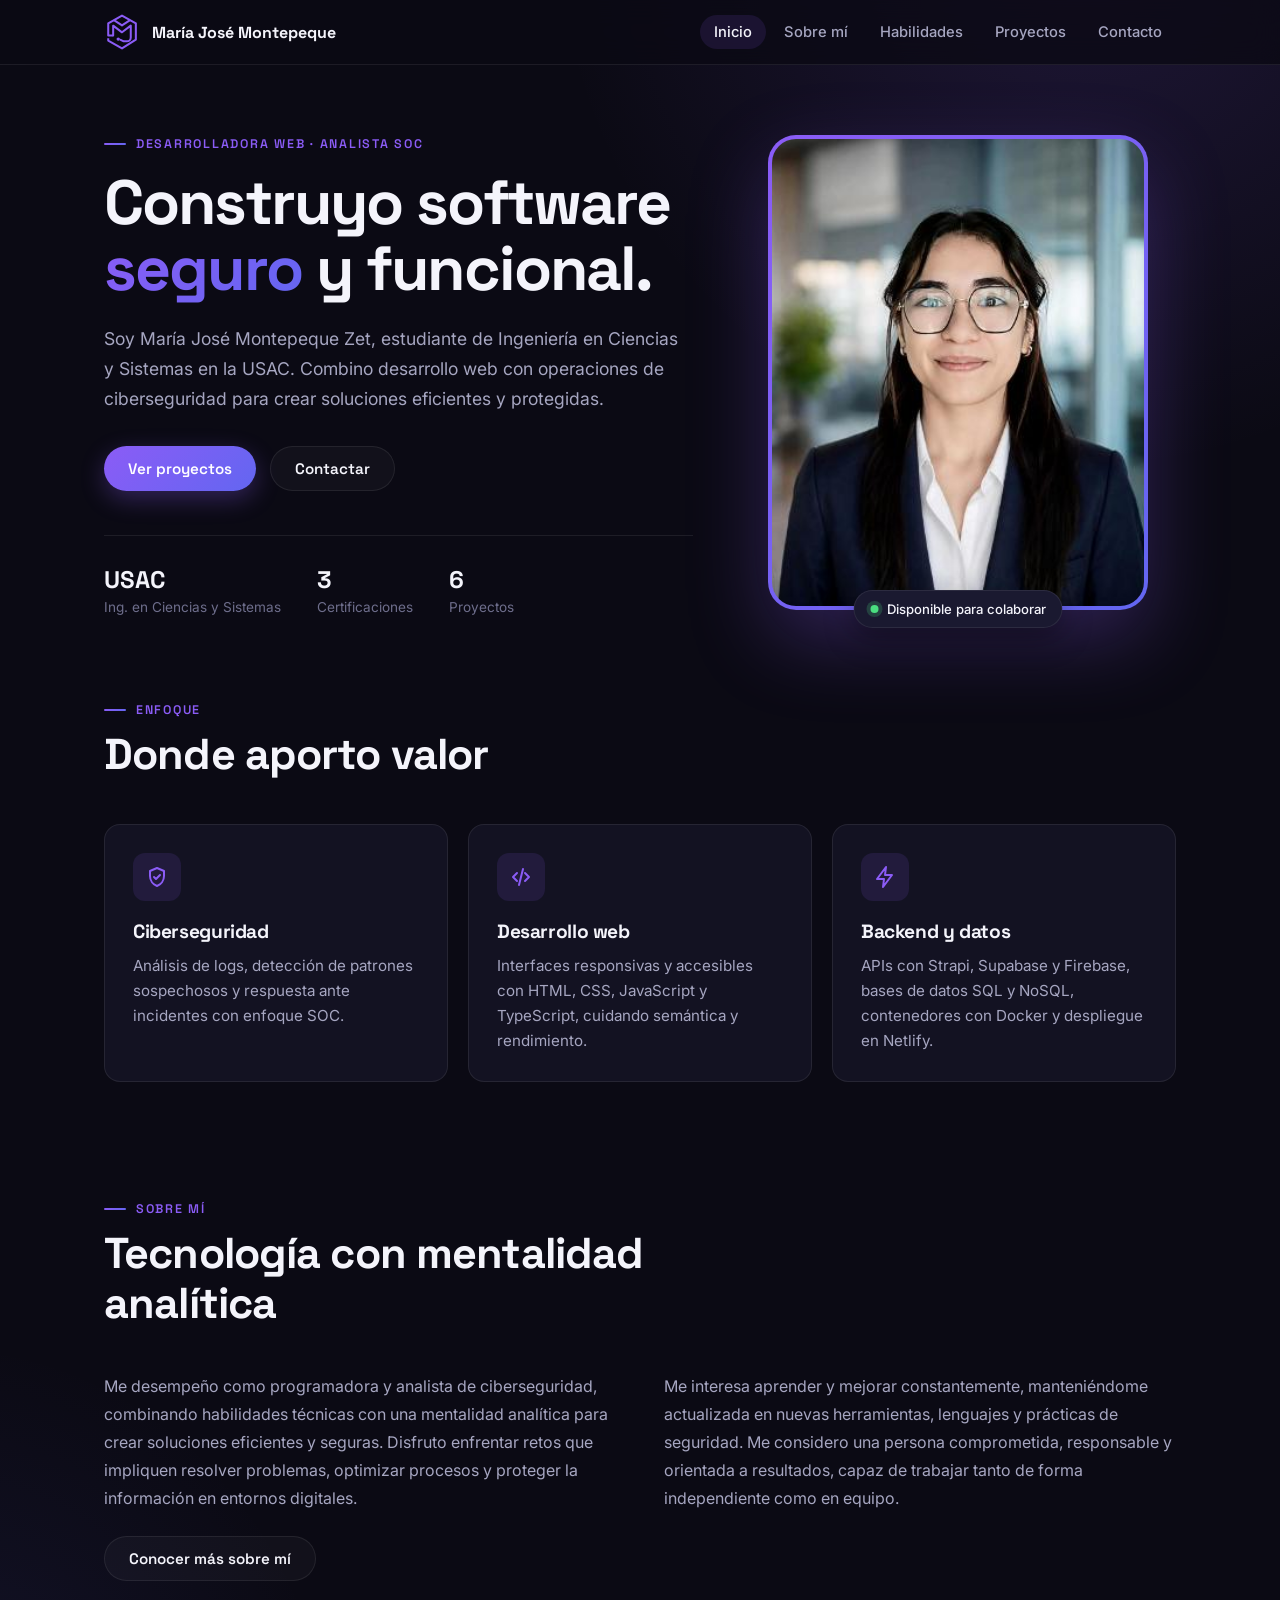
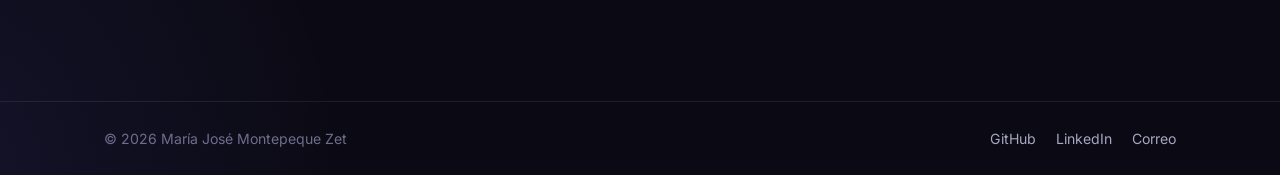
<file: index.html>
<!DOCTYPE html>
<html lang="es">

<head>
    <meta charset="UTF-8">
    <meta name="viewport" content="width=device-width, initial-scale=1.0">
    <meta name="description"
        content="Portafolio de María José Montepeque Zet, desarrolladora web y analista SOC. Estudiante de Ingeniería en Ciencias y Sistemas en la USAC.">
    <meta name="theme-color" content="#0b0a14">
    <title>María José Montepeque Zet · Desarrolladora Web y Analista SOC</title>

    <link rel="preconnect" href="https://fonts.googleapis.com">
    <link rel="preconnect" href="https://fonts.gstatic.com" crossorigin>
    <link
        href="https://fonts.googleapis.com/css2?family=Inter:wght@400;500;600&family=Space+Grotesk:wght@500;600;700&display=swap"
        rel="stylesheet">

    <link rel="stylesheet" href="CSS/base.css">
    <link rel="stylesheet" href="CSS/inicio.css">
    <link rel="icon" type="image/svg+xml" href="imagenes/logo.svg">
</head>

<body>
    <a class="saltar" href="#contenido">Saltar al contenido</a>

    <header class="navbar">
        <div class="navbar-contenido">
            <a href="index.html" class="logo">
                <img class="logo-marca" src="imagenes/logo.svg" alt="">
                <span>María José Montepeque</span>
            </a>

            <input type="checkbox" id="menu-check">
            <label for="menu-check" class="menu-toggle" aria-label="Abrir menú">
                <span></span><span></span><span></span>
            </label>

            <nav class="nav-panel" aria-label="Principal">
                <ul class="nav-menu">
                    <li><a href="index.html" aria-current="page">Inicio</a></li>
                    <li><a href="sobremi.html">Sobre mí</a></li>
                    <li><a href="habilidades.html">Habilidades</a></li>
                    <li><a href="proyectos.html">Proyectos</a></li>
                    <li><a href="contactame.html">Contacto</a></li>
                </ul>
            </nav>
        </div>
    </header>

    <main id="contenido">
        <section class="seccion hero">
            <div class="hero-texto aparecer">
                <span class="etiqueta">Desarrolladora Web · Analista SOC</span>
                <h1 class="hero-titulo">Construyo software <span class="texto-degradado">seguro</span> y funcional.</h1>
                <p class="hero-descripcion">Soy María José Montepeque Zet, estudiante de Ingeniería en Ciencias y
                    Sistemas
                    en la USAC. Combino desarrollo web con operaciones de ciberseguridad para crear soluciones
                    eficientes y protegidas.</p>

                <div class="hero-acciones">
                    <a href="proyectos.html" class="btn btn-primario">Ver proyectos</a>
                    <a href="contactame.html" class="btn btn-secundario">Contactar</a>
                </div>

                <ul class="hero-datos">
                    <li><strong>USAC</strong><span>Ing. en Ciencias y Sistemas</span></li>
                    <li><strong>3</strong><span>Certificaciones</span></li>
                    <li><strong>6</strong><span>Proyectos</span></li>
                </ul>
            </div>

            <div class="hero-visual aparecer aparecer-retraso">
                <div class="hero-marco">
                    <img src="imagenes/foto-perfil.png" alt="Ilustración de María José Montepeque Zet">
                    <span class="hero-insignia">Disponible para colaborar</span>
                </div>
            </div>
        </section>

        <section class="seccion enfoque">
            <div class="encabezado-seccion">
                <span class="etiqueta">Enfoque</span>
                <h2 class="titulo-seccion">Donde aporto valor</h2>
            </div>

            <div class="grid-3">
                <article class="tarjeta pilar">
                    <div class="pilar-icono">
                        <svg viewBox="0 0 24 24" fill="none" stroke="currentColor" stroke-width="2"
                            stroke-linecap="round" stroke-linejoin="round" aria-hidden="true">
                            <path d="M12 3l7 3v5c0 4.5-3 8.5-7 10-4-1.5-7-5.5-7-10V6l7-3z" />
                            <path d="M9 12l2 2 4-4" />
                        </svg>
                    </div>
                    <h3>Ciberseguridad</h3>
                    <p>Análisis de logs, detección de patrones sospechosos y respuesta ante incidentes con enfoque SOC.
                    </p>
                </article>

                <article class="tarjeta pilar">
                    <div class="pilar-icono">
                        <svg viewBox="0 0 24 24" fill="none" stroke="currentColor" stroke-width="2"
                            stroke-linecap="round" stroke-linejoin="round" aria-hidden="true">
                            <path d="M8 8l-4 4 4 4" />
                            <path d="M16 8l4 4-4 4" />
                            <path d="M14 4l-4 16" />
                        </svg>
                    </div>
                    <h3>Desarrollo web</h3>
                    <p>Interfaces responsivas y accesibles con HTML, CSS, JavaScript y TypeScript, cuidando semántica y
                        rendimiento.</p>
                </article>

                <article class="tarjeta pilar">
                    <div class="pilar-icono">
                        <svg viewBox="0 0 24 24" fill="none" stroke="currentColor" stroke-width="2"
                            stroke-linecap="round" stroke-linejoin="round" aria-hidden="true">
                            <path d="M13 2L4 14h7l-1 8 9-12h-7l1-8z" />
                        </svg>
                    </div>
                    <h3>Backend y datos</h3>
                    <p>APIs con Strapi, Supabase y Firebase, bases de datos SQL y NoSQL, contenedores con Docker y
                        despliegue en Netlify.</p>
                </article>
            </div>
        </section>

        <section class="seccion resumen">
            <div class="encabezado-seccion">
                <span class="etiqueta">Sobre mí</span>
                <h2 class="titulo-seccion">Tecnología con mentalidad analítica</h2>
            </div>

            <div class="resumen-grid">
                <p>Me desempeño como programadora y analista de ciberseguridad, combinando habilidades técnicas con una
                    mentalidad analítica para crear soluciones eficientes y seguras. Disfruto enfrentar retos que
                    impliquen resolver problemas, optimizar procesos y proteger la información en entornos digitales.
                </p>
                <p>Me interesa aprender y mejorar constantemente, manteniéndome actualizada en nuevas herramientas,
                    lenguajes y prácticas de seguridad. Me considero una persona comprometida, responsable y orientada
                    a resultados, capaz de trabajar tanto de forma independiente como en equipo.</p>
                <a href="sobremi.html" class="btn btn-secundario">Conocer más sobre mí</a>
            </div>
        </section>
    </main>

    <footer class="pie-pagina">
        <div class="pie-contenido">
            <span>© 2026 María José Montepeque Zet</span>
            <nav class="pie-enlaces" aria-label="Redes">
                <a href="https://github.com/MariaJoseMontepequeZet" target="_blank" rel="noopener noreferrer">GitHub</a>
                <a href="https://www.linkedin.com/in/mariamontepeque" target="_blank"
                    rel="noopener noreferrer">LinkedIn</a>
                <a href="mailto:majomon72@gmail.com">Correo</a>
            </nav>
        </div>
    </footer>
</body>

</html>
</file>
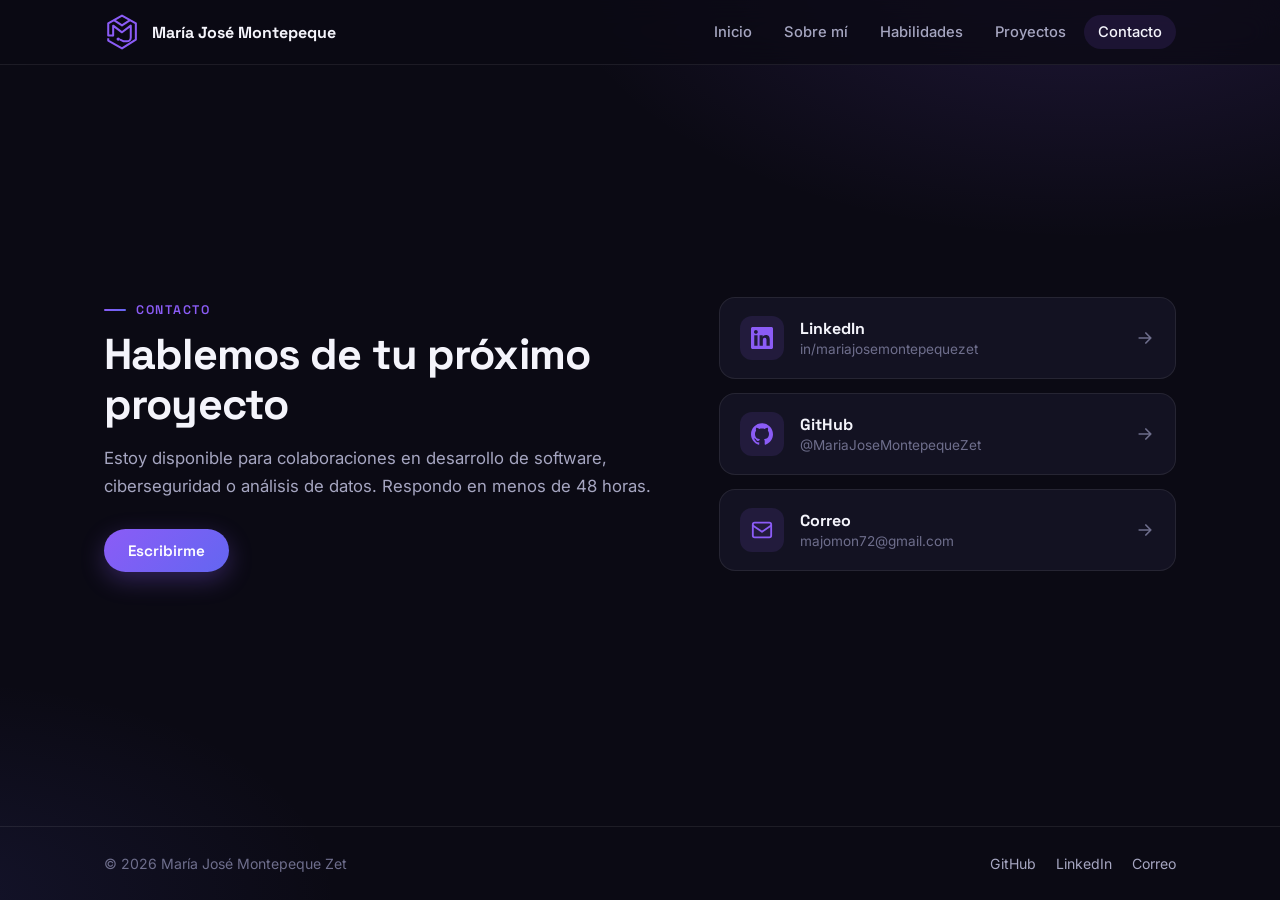
<file: contactame.html>
<!DOCTYPE html>
<html lang="es">

<head>
    <meta charset="UTF-8">
    <meta name="viewport" content="width=device-width, initial-scale=1.0">
    <meta name="description"
        content="Contacta a María José Montepeque Zet para colaboraciones en desarrollo de software, ciberseguridad o análisis de datos.">
    <meta name="theme-color" content="#0b0a14">
    <title>Contacto · María José Montepeque Zet</title>

    <link rel="preconnect" href="https://fonts.googleapis.com">
    <link rel="preconnect" href="https://fonts.gstatic.com" crossorigin>
    <link
        href="https://fonts.googleapis.com/css2?family=Inter:wght@400;500;600&family=Space+Grotesk:wght@500;600;700&display=swap"
        rel="stylesheet">

    <link rel="stylesheet" href="CSS/base.css">
    <link rel="stylesheet" href="CSS/contactame.css">
    <link rel="icon" type="image/svg+xml" href="imagenes/logo.svg">
</head>

<body>
    <a class="saltar" href="#contenido">Saltar al contenido</a>

    <header class="navbar">
        <div class="navbar-contenido">
            <a href="index.html" class="logo">
                <img class="logo-marca" src="imagenes/logo.svg" alt="">
                <span>María José Montepeque</span>
            </a>

            <input type="checkbox" id="menu-check">
            <label for="menu-check" class="menu-toggle" aria-label="Abrir menú">
                <span></span><span></span><span></span>
            </label>

            <nav class="nav-panel" aria-label="Principal">
                <ul class="nav-menu">
                    <li><a href="index.html">Inicio</a></li>
                    <li><a href="sobremi.html">Sobre mí</a></li>
                    <li><a href="habilidades.html">Habilidades</a></li>
                    <li><a href="proyectos.html">Proyectos</a></li>
                    <li><a href="contactame.html" aria-current="page">Contacto</a></li>
                </ul>
            </nav>
        </div>
    </header>

    <main id="contenido" class="seccion contacto">
        <div>
            <div class="encabezado-seccion">
                <span class="etiqueta">Contacto</span>
                <h1 class="titulo-seccion">Hablemos de tu próximo proyecto</h1>
                <p class="subtitulo-seccion">Estoy disponible para colaboraciones en desarrollo de software,
                    ciberseguridad o análisis de datos. Respondo en menos de 48 horas.</p>
            </div>
            <a href="mailto:majomon72@gmail.com" class="btn btn-primario">Escribirme</a>
        </div>

        <ul class="contacto-lista">
            <li>
                <a class="tarjeta contacto-enlace" href="https://www.linkedin.com/in/mariamontepeque" target="_blank"
                    rel="noopener noreferrer">
                    <span class="contacto-icono">
                        <svg viewBox="0 0 24 24" fill="currentColor" aria-hidden="true">
                            <path
                                d="M20.447 20.452h-3.554v-5.569c0-1.328-.027-3.037-1.852-3.037-1.853 0-2.136 1.445-2.136 2.939v5.667H9.351V9h3.414v1.561h.046c.477-.9 1.637-1.85 3.37-1.85 3.601 0 4.267 2.37 4.267 5.455v6.286zM5.337 7.433c-1.144 0-2.063-.926-2.063-2.065 0-1.138.92-2.063 2.063-2.063 1.14 0 2.064.925 2.064 2.063 0 1.139-.925 2.065-2.064 2.065zm1.782 13.019H3.555V9h3.564v11.452zM22.225 0H1.771C.792 0 0 .774 0 1.729v20.542C0 23.227.792 24 1.771 24h20.451C23.2 24 24 23.227 24 22.271V1.729C24 .774 23.2 0 22.222 0h.003z" />
                        </svg>
                    </span>
                    <span class="contacto-texto">
                        <strong>LinkedIn</strong>
                        <small>in/mariajosemontepequezet</small>
                    </span>
                    <svg class="contacto-flecha" viewBox="0 0 24 24" fill="none" stroke="currentColor" stroke-width="2"
                        stroke-linecap="round" stroke-linejoin="round" aria-hidden="true">
                        <path d="M5 12h14M13 6l6 6-6 6" />
                    </svg>
                </a>
            </li>
            <li>
                <a class="tarjeta contacto-enlace" href="https://github.com/MariaJoseMontepequeZet" target="_blank"
                    rel="noopener noreferrer">
                    <span class="contacto-icono">
                        <svg viewBox="0 0 24 24" fill="currentColor" aria-hidden="true">
                            <path
                                d="M12 .297c-6.63 0-12 5.373-12 12 0 5.303 3.438 9.8 8.205 11.385.6.113.82-.258.82-.577 0-.285-.01-1.04-.015-2.04-3.338.724-4.042-1.61-4.042-1.61C4.422 18.07 3.633 17.7 3.633 17.7c-1.087-.744.084-.729.084-.729 1.205.084 1.838 1.236 1.838 1.236 1.07 1.835 2.809 1.305 3.495.998.108-.776.417-1.305.76-1.605-2.665-.3-5.466-1.332-5.466-5.93 0-1.31.465-2.38 1.235-3.22-.135-.303-.54-1.523.105-3.176 0 0 1.005-.322 3.3 1.23.96-.267 1.98-.399 3-.405 1.02.006 2.04.138 3 .405 2.28-1.552 3.285-1.23 3.285-1.23.645 1.653.24 2.873.12 3.176.765.84 1.23 1.91 1.23 3.22 0 4.61-2.805 5.625-5.475 5.92.42.36.81 1.096.81 2.22 0 1.606-.015 2.896-.015 3.286 0 .315.21.69.825.57C20.565 22.092 24 17.592 24 12.297c0-6.627-5.373-12-12-12" />
                        </svg>
                    </span>
                    <span class="contacto-texto">
                        <strong>GitHub</strong>
                        <small>@MariaJoseMontepequeZet</small>
                    </span>
                    <svg class="contacto-flecha" viewBox="0 0 24 24" fill="none" stroke="currentColor" stroke-width="2"
                        stroke-linecap="round" stroke-linejoin="round" aria-hidden="true">
                        <path d="M5 12h14M13 6l6 6-6 6" />
                    </svg>
                </a>
            </li>
            <li>
                <a class="tarjeta contacto-enlace" href="mailto:majomon72@gmail.com">
                    <span class="contacto-icono">
                        <svg viewBox="0 0 24 24" fill="none" stroke="currentColor" stroke-width="2"
                            stroke-linecap="round" stroke-linejoin="round" aria-hidden="true">
                            <rect x="2" y="4" width="20" height="16" rx="2" />
                            <path d="m22 7-10 7L2 7" />
                        </svg>
                    </span>
                    <span class="contacto-texto">
                        <strong>Correo</strong>
                        <small>majomon72@gmail.com</small>
                    </span>
                    <svg class="contacto-flecha" viewBox="0 0 24 24" fill="none" stroke="currentColor" stroke-width="2"
                        stroke-linecap="round" stroke-linejoin="round" aria-hidden="true">
                        <path d="M5 12h14M13 6l6 6-6 6" />
                    </svg>
                </a>
            </li>
        </ul>
    </main>

    <footer class="pie-pagina">
        <div class="pie-contenido">
            <span>© 2026 María José Montepeque Zet</span>
            <nav class="pie-enlaces" aria-label="Redes">
                <a href="https://github.com/MariaJoseMontepequeZet" target="_blank" rel="noopener noreferrer">GitHub</a>
                <a href="https://www.linkedin.com/in/mariamontepeque" target="_blank"
                    rel="noopener noreferrer">LinkedIn</a>
                <a href="mailto:majomon72@gmail.com">Correo</a>
            </nav>
        </div>
    </footer>
</body>

</html>
</file>
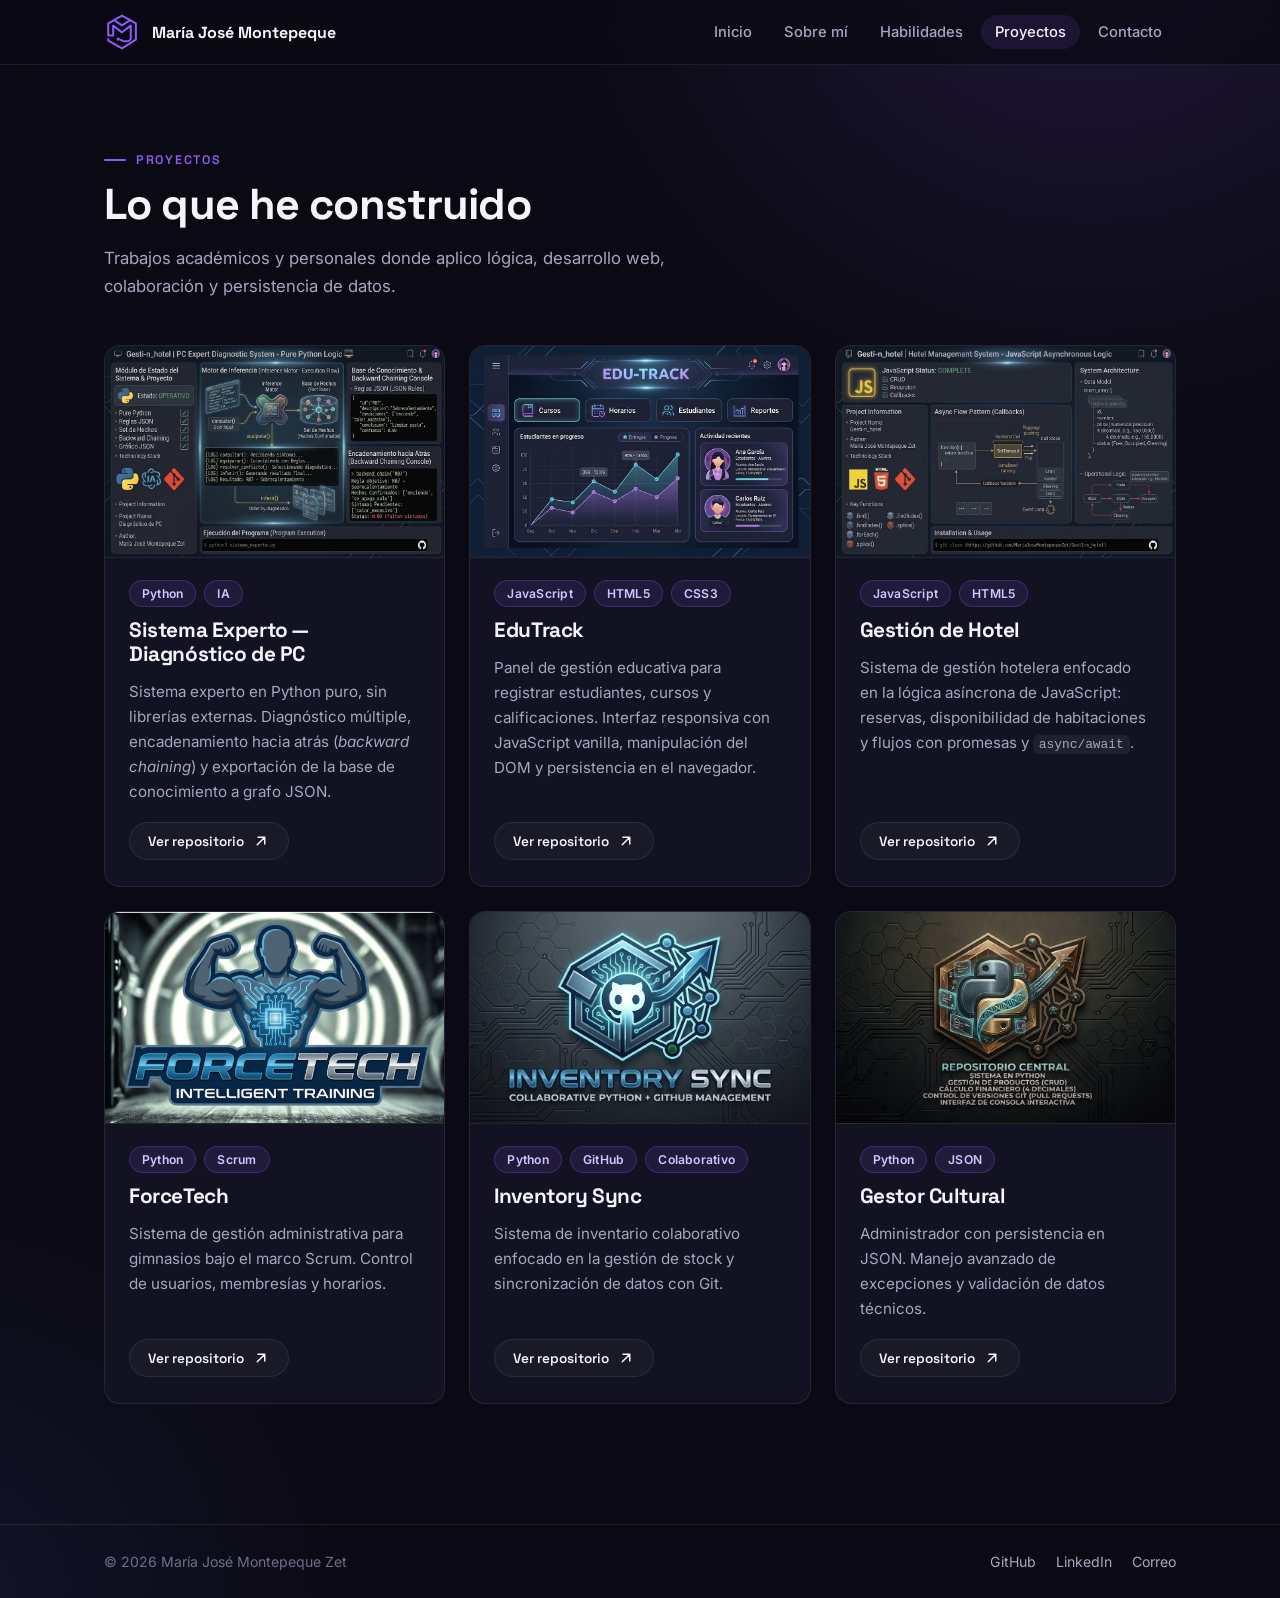
<file: proyectos.html>
<!DOCTYPE html>
<html lang="es">

<head>
    <meta charset="UTF-8">
    <meta name="viewport" content="width=device-width, initial-scale=1.0">
    <meta name="description"
        content="Proyectos de María José Montepeque Zet: sistema experto en Python, paneles de gestión con JavaScript, sistemas colaborativos con Git y persistencia de datos.">
    <meta name="theme-color" content="#0b0a14">
    <title>Proyectos · María José Montepeque Zet</title>

    <link rel="preconnect" href="https://fonts.googleapis.com">
    <link rel="preconnect" href="https://fonts.gstatic.com" crossorigin>
    <link
        href="https://fonts.googleapis.com/css2?family=Inter:wght@400;500;600&family=Space+Grotesk:wght@500;600;700&display=swap"
        rel="stylesheet">

    <link rel="stylesheet" href="CSS/base.css">
    <link rel="stylesheet" href="CSS/proyectos.css">
    <link rel="icon" type="image/svg+xml" href="imagenes/logo.svg">
</head>

<body>
    <a class="saltar" href="#contenido">Saltar al contenido</a>

    <header class="navbar">
        <div class="navbar-contenido">
            <a href="index.html" class="logo">
                <img class="logo-marca" src="imagenes/logo.svg" alt="">
                <span>María José Montepeque</span>
            </a>

            <input type="checkbox" id="menu-check">
            <label for="menu-check" class="menu-toggle" aria-label="Abrir menú">
                <span></span><span></span><span></span>
            </label>

            <nav class="nav-panel" aria-label="Principal">
                <ul class="nav-menu">
                    <li><a href="index.html">Inicio</a></li>
                    <li><a href="sobremi.html">Sobre mí</a></li>
                    <li><a href="habilidades.html">Habilidades</a></li>
                    <li><a href="proyectos.html" aria-current="page">Proyectos</a></li>
                    <li><a href="contactame.html">Contacto</a></li>
                </ul>
            </nav>
        </div>
    </header>

    <main id="contenido" class="seccion">
        <div class="encabezado-seccion">
            <span class="etiqueta">Proyectos</span>
            <h1 class="titulo-seccion">Lo que he construido</h1>
            <p class="subtitulo-seccion">Trabajos académicos y personales donde aplico lógica, desarrollo web,
                colaboración y persistencia de datos.</p>
        </div>

        <div class="grid-proyectos">
            <article class="tarjeta proyecto">
                <img class="proyecto-portada" src="imagenes/proyecto-sistema-experto.png" alt="">
                <div class="proyecto-cuerpo">
                    <div class="chips"><span class="chip">Python</span><span class="chip">IA</span></div>
                    <h2>Sistema Experto — Diagnóstico de PC</h2>
                    <p>Sistema experto en Python puro, sin librerías externas. Diagnóstico múltiple, encadenamiento
                        hacia atrás (<em>backward chaining</em>) y exportación de la base de conocimiento a grafo JSON.
                    </p>
                    <div class="proyecto-acciones">
                        <a href="https://github.com/MariaJoseMontepequeZet/Sistema_Experto_MontepequeMaria"
                            target="_blank" rel="noopener noreferrer" class="btn btn-secundario btn-pequeno">
                            Ver repositorio
                            <svg viewBox="0 0 24 24" fill="none" stroke="currentColor" stroke-width="2"
                                stroke-linecap="round" stroke-linejoin="round" aria-hidden="true">
                                <path d="M7 17L17 7M8 7h9v9" />
                            </svg>
                        </a>
                    </div>
                </div>
            </article>

            <article class="tarjeta proyecto">
                <img class="proyecto-portada" src="imagenes/proyecto-edutrack.png" alt="">
                <div class="proyecto-cuerpo">
                    <div class="chips"><span class="chip">JavaScript</span><span class="chip">HTML5</span><span
                            class="chip">CSS3</span></div>
                    <h2>EduTrack</h2>
                    <p>Panel de gestión educativa para registrar estudiantes, cursos y calificaciones. Interfaz
                        responsiva con JavaScript vanilla, manipulación del DOM y persistencia en el navegador.</p>
                    <div class="proyecto-acciones">
                        <a href="https://github.com/MariaJoseMontepequeZet/EduTrack_MontepequeMariaZetJose.git"
                            target="_blank" rel="noopener noreferrer" class="btn btn-secundario btn-pequeno">
                            Ver repositorio
                            <svg viewBox="0 0 24 24" fill="none" stroke="currentColor" stroke-width="2"
                                stroke-linecap="round" stroke-linejoin="round" aria-hidden="true">
                                <path d="M7 17L17 7M8 7h9v9" />
                            </svg>
                        </a>
                    </div>
                </div>
            </article>

            <article class="tarjeta proyecto">
                <img class="proyecto-portada" src="imagenes/proyecto-gestion-hotel.png" alt="">
                <div class="proyecto-cuerpo">
                    <div class="chips"><span class="chip">JavaScript</span><span class="chip">HTML5</span></div>
                    <h2>Gestión de Hotel</h2>
                    <p>Sistema de gestión hotelera enfocado en la lógica asíncrona de JavaScript: reservas,
                        disponibilidad de habitaciones y flujos con promesas y <code>async/await</code>.</p>
                    <div class="proyecto-acciones">
                        <a href="https://github.com/MariaJoseMontepequeZet/Gestion_hotel" target="_blank"
                            rel="noopener noreferrer" class="btn btn-secundario btn-pequeno">
                            Ver repositorio
                            <svg viewBox="0 0 24 24" fill="none" stroke="currentColor" stroke-width="2"
                                stroke-linecap="round" stroke-linejoin="round" aria-hidden="true">
                                <path d="M7 17L17 7M8 7h9v9" />
                            </svg>
                        </a>
                    </div>
                </div>
            </article>

            <article class="tarjeta proyecto">
                <img class="proyecto-portada" src="imagenes/proyecto-forcetech.png" alt="">
                <div class="proyecto-cuerpo">
                    <div class="chips"><span class="chip">Python</span><span class="chip">Scrum</span></div>
                    <h2>ForceTech</h2>
                    <p>Sistema de gestión administrativa para gimnasios bajo el marco Scrum. Control de usuarios,
                        membresías y horarios.</p>
                    <div class="proyecto-acciones">
                        <a href="https://github.com/Jose-langL/Sistema_Gimnasio_Force_Tech" target="_blank"
                            rel="noopener noreferrer" class="btn btn-secundario btn-pequeno">
                            Ver repositorio
                            <svg viewBox="0 0 24 24" fill="none" stroke="currentColor" stroke-width="2"
                                stroke-linecap="round" stroke-linejoin="round" aria-hidden="true">
                                <path d="M7 17L17 7M8 7h9v9" />
                            </svg>
                        </a>
                    </div>
                </div>
            </article>

            <article class="tarjeta proyecto">
                <img class="proyecto-portada" src="imagenes/proyecto-inventory-sync.png" alt="">
                <div class="proyecto-cuerpo">
                    <div class="chips"><span class="chip">Python</span><span class="chip">GitHub</span><span
                            class="chip">Colaborativo</span></div>
                    <h2>Inventory Sync</h2>
                    <p>Sistema de inventario colaborativo enfocado en la gestión de stock y sincronización de datos con
                        Git.</p>
                    <div class="proyecto-acciones">
                        <a href="https://github.com/MariaJoseMontepequeZet/Inventario_colaborativo_VargasAllison_MontepequeMaria"
                            target="_blank" rel="noopener noreferrer" class="btn btn-secundario btn-pequeno">
                            Ver repositorio
                            <svg viewBox="0 0 24 24" fill="none" stroke="currentColor" stroke-width="2"
                                stroke-linecap="round" stroke-linejoin="round" aria-hidden="true">
                                <path d="M7 17L17 7M8 7h9v9" />
                            </svg>
                        </a>
                    </div>
                </div>
            </article>

            <article class="tarjeta proyecto">
                <img class="proyecto-portada" src="imagenes/proyecto-gestor-cultural.png" alt="">
                <div class="proyecto-cuerpo">
                    <div class="chips"><span class="chip">Python</span><span class="chip">JSON</span></div>
                    <h2>Gestor Cultural</h2>
                    <p>Administrador con persistencia en JSON. Manejo avanzado de excepciones y validación de datos
                        técnicos.</p>
                    <div class="proyecto-acciones">
                        <a href="https://github.com/MariaJoseMontepequeZet/Taller1_MontepequeMariaZetJose"
                            target="_blank" rel="noopener noreferrer" class="btn btn-secundario btn-pequeno">
                            Ver repositorio
                            <svg viewBox="0 0 24 24" fill="none" stroke="currentColor" stroke-width="2"
                                stroke-linecap="round" stroke-linejoin="round" aria-hidden="true">
                                <path d="M7 17L17 7M8 7h9v9" />
                            </svg>
                        </a>
                    </div>
                </div>
            </article>
        </div>
    </main>

    <footer class="pie-pagina">
        <div class="pie-contenido">
            <span>© 2026 María José Montepeque Zet</span>
            <nav class="pie-enlaces" aria-label="Redes">
                <a href="https://github.com/MariaJoseMontepequeZet" target="_blank" rel="noopener noreferrer">GitHub</a>
                <a href="https://www.linkedin.com/in/mariamontepeque" target="_blank"
                    rel="noopener noreferrer">LinkedIn</a>
                <a href="mailto:majomon72@gmail.com">Correo</a>
            </nav>
        </div>
    </footer>
</body>

</html>
</file>
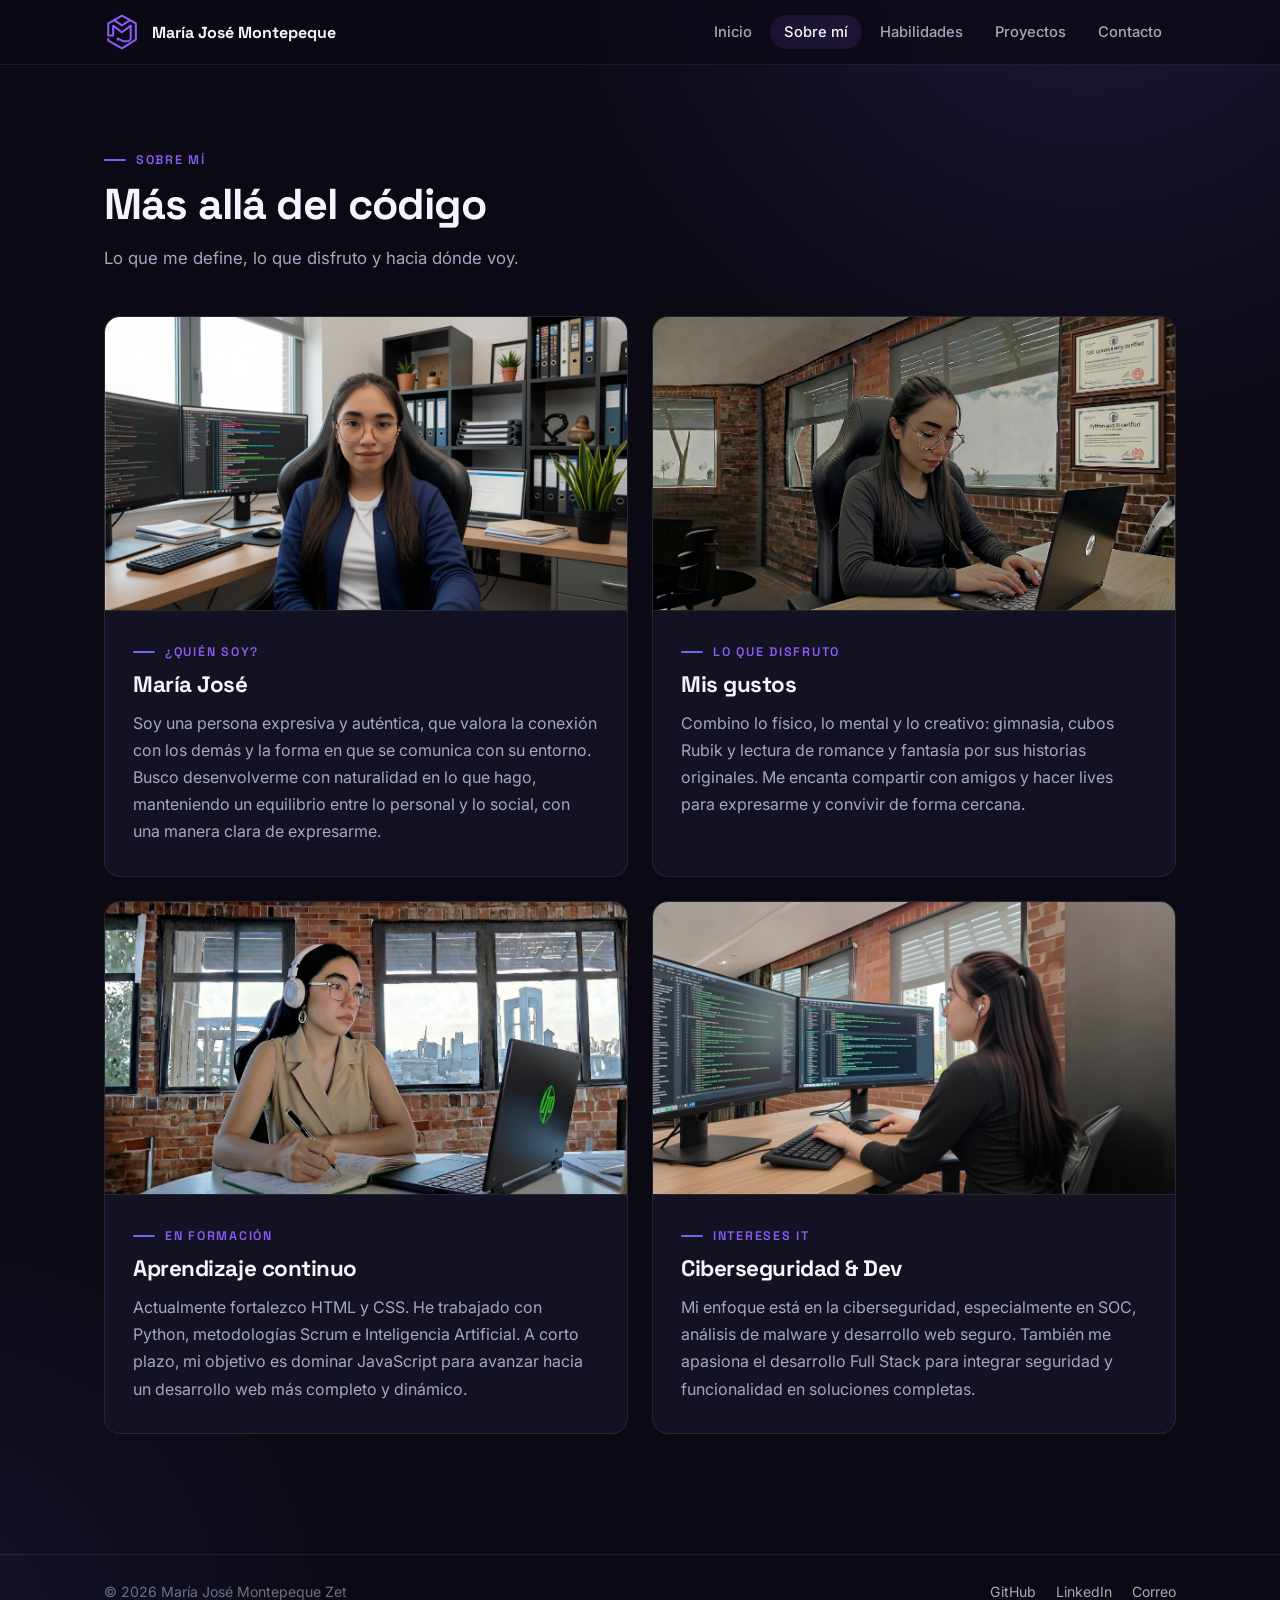
<file: sobremi.html>
<!DOCTYPE html>
<html lang="es">

<head>
    <meta charset="UTF-8">
    <meta name="viewport" content="width=device-width, initial-scale=1.0">
    <meta name="description"
        content="Quién es María José Montepeque Zet: intereses, formación y enfoque en ciberseguridad y desarrollo web.">
    <meta name="theme-color" content="#0b0a14">
    <title>Sobre mí · María José Montepeque Zet</title>

    <link rel="preconnect" href="https://fonts.googleapis.com">
    <link rel="preconnect" href="https://fonts.gstatic.com" crossorigin>
    <link
        href="https://fonts.googleapis.com/css2?family=Inter:wght@400;500;600&family=Space+Grotesk:wght@500;600;700&display=swap"
        rel="stylesheet">

    <link rel="stylesheet" href="CSS/base.css">
    <link rel="stylesheet" href="CSS/sobremi.css">
    <link rel="icon" type="image/svg+xml" href="imagenes/logo.svg">
</head>

<body>
    <a class="saltar" href="#contenido">Saltar al contenido</a>

    <header class="navbar">
        <div class="navbar-contenido">
            <a href="index.html" class="logo">
                <img class="logo-marca" src="imagenes/logo.svg" alt="">
                <span>María José Montepeque</span>
            </a>

            <input type="checkbox" id="menu-check">
            <label for="menu-check" class="menu-toggle" aria-label="Abrir menú">
                <span></span><span></span><span></span>
            </label>

            <nav class="nav-panel" aria-label="Principal">
                <ul class="nav-menu">
                    <li><a href="index.html">Inicio</a></li>
                    <li><a href="sobremi.html" aria-current="page">Sobre mí</a></li>
                    <li><a href="habilidades.html">Habilidades</a></li>
                    <li><a href="proyectos.html">Proyectos</a></li>
                    <li><a href="contactame.html">Contacto</a></li>
                </ul>
            </nav>
        </div>
    </header>

    <main id="contenido" class="seccion">
        <div class="encabezado-seccion">
            <span class="etiqueta">Sobre mí</span>
            <h1 class="titulo-seccion">Más allá del código</h1>
            <p class="subtitulo-seccion">Lo que me define, lo que disfruto y hacia dónde voy.</p>
        </div>

        <div class="grid-2">
            <article class="tarjeta perfil">
                <img class="perfil-portada" src="imagenes/icono-quien-es.png" alt="">
                <div class="perfil-cuerpo">
                    <span class="etiqueta">¿Quién soy?</span>
                    <h2>María José</h2>
                    <p>Soy una persona expresiva y auténtica, que valora la conexión con los demás y la forma en que se
                        comunica con su entorno. Busco desenvolverme con naturalidad en lo que hago, manteniendo un
                        equilibrio entre lo personal y lo social, con una manera clara de expresarme.</p>
                </div>
            </article>

            <article class="tarjeta perfil">
                <img class="perfil-portada" src="imagenes/icono-gustos.png" alt="">
                <div class="perfil-cuerpo">
                    <span class="etiqueta">Lo que disfruto</span>
                    <h2>Mis gustos</h2>
                    <p>Combino lo físico, lo mental y lo creativo: gimnasia, cubos Rubik y lectura de romance y fantasía
                        por sus historias originales. Me encanta compartir con amigos y hacer lives para expresarme y
                        convivir de forma cercana.</p>
                </div>
            </article>

            <article class="tarjeta perfil">
                <img class="perfil-portada" src="imagenes/icono-aprendizaje.png" alt="">
                <div class="perfil-cuerpo">
                    <span class="etiqueta">En formación</span>
                    <h2>Aprendizaje continuo</h2>
                    <p>Actualmente fortalezco HTML y CSS. He trabajado con Python, metodologías Scrum e Inteligencia
                        Artificial. A corto plazo, mi objetivo es dominar JavaScript para avanzar hacia un desarrollo
                        web más completo y dinámico.</p>
                </div>
            </article>

            <article class="tarjeta perfil">
                <img class="perfil-portada" src="imagenes/icono-intereses.png" alt="">
                <div class="perfil-cuerpo">
                    <span class="etiqueta">Intereses IT</span>
                    <h2>Ciberseguridad &amp; Dev</h2>
                    <p>Mi enfoque está en la ciberseguridad, especialmente en SOC, análisis de malware y desarrollo web
                        seguro. También me apasiona el desarrollo Full Stack para integrar seguridad y funcionalidad en
                        soluciones completas.</p>
                </div>
            </article>
        </div>
    </main>

    <footer class="pie-pagina">
        <div class="pie-contenido">
            <span>© 2026 María José Montepeque Zet</span>
            <nav class="pie-enlaces" aria-label="Redes">
                <a href="https://github.com/MariaJoseMontepequeZet" target="_blank" rel="noopener noreferrer">GitHub</a>
                <a href="https://www.linkedin.com/in/mariamontepeque" target="_blank"
                    rel="noopener noreferrer">LinkedIn</a>
                <a href="mailto:majomon72@gmail.com">Correo</a>
            </nav>
        </div>
    </footer>
</body>

</html>
</file>
<file: CSS/base.css>
/* ---------- VARIABLES ---------- */
:root {
    --fondo: #0b0a14;
    --superficie: #131222;
    --superficie-2: #1a1930;
    --borde: rgba(255, 255, 255, 0.08);

    --primario: #8b5cf6;
    --primario-rgb: 139, 92, 246;
    --acento: #6366f1;
    --acento-rgb: 99, 102, 241;
    --primario-suave: rgba(var(--primario-rgb), 0.12);
    --borde-activo: rgba(var(--primario-rgb), 0.5);
    --degradado: linear-gradient(135deg, var(--primario) 0%, var(--acento) 100%);

    --texto: #f4f4fb;
    --texto-suave: #a6a6c1;
    --texto-tenue: #6e6e8c;

    --fuente-titulos: 'Space Grotesk', sans-serif;
    --fuente-cuerpo: 'Inter', sans-serif;

    --radio: 16px;
    --radio-sm: 10px;
    --ancho: 1120px;
    --sombra-glow: 0 12px 40px rgba(var(--primario-rgb), 0.18);
}

/* ---------- BASE ---------- */
*,
*::before,
*::after {
    margin: 0;
    padding: 0;
    box-sizing: border-box;
}

html {
    scroll-behavior: smooth;
}

body {
    min-height: 100vh;
    display: flex;
    flex-direction: column;
    font-family: var(--fuente-cuerpo);
    color: var(--texto);
    background:
        radial-gradient(60% 45% at 85% -5%, rgba(var(--primario-rgb), 0.16), transparent 70%),
        radial-gradient(45% 35% at -5% 100%, rgba(var(--acento-rgb), 0.1), transparent 70%),
        var(--fondo);
    -webkit-font-smoothing: antialiased;
    overflow-x: hidden;
}

main {
    flex: 1;
}

h1,
h2,
h3 {
    font-family: var(--fuente-titulos);
    font-weight: 700;
    line-height: 1.15;
    letter-spacing: -0.02em;
}

img {
    display: block;
    max-width: 100%;
}

a {
    color: inherit;
}

:focus-visible {
    outline: 2px solid var(--primario);
    outline-offset: 3px;
}

.saltar {
    position: absolute;
    top: -100px;
    left: 16px;
    z-index: 200;
    padding: 10px 16px;
    border-radius: var(--radio-sm);
    background: var(--primario);
    color: #fff;
    text-decoration: none;
}

.saltar:focus {
    top: 16px;
}

/* ---------- LAYOUT ---------- */
.seccion {
    width: 100%;
    max-width: var(--ancho);
    margin: 0 auto;
    padding: 80px 24px;
}

.encabezado-seccion {
    max-width: 640px;
    margin-bottom: 44px;
}

.etiqueta {
    display: inline-flex;
    align-items: center;
    gap: 10px;
    color: var(--primario);
    font-family: var(--fuente-titulos);
    font-size: 0.78rem;
    font-weight: 600;
    letter-spacing: 0.14em;
    text-transform: uppercase;
}

.etiqueta::before {
    content: "";
    width: 22px;
    height: 2px;
    border-radius: 2px;
    background: var(--degradado);
}

.titulo-seccion {
    font-size: clamp(2rem, 4vw, 2.7rem);
    margin-top: 12px;
}

.subtitulo-seccion {
    color: var(--texto-suave);
    font-size: 1.05rem;
    line-height: 1.7;
    margin-top: 14px;
}

.grid-2 {
    display: grid;
    grid-template-columns: repeat(2, 1fr);
    gap: 24px;
}

.grid-3 {
    display: grid;
    grid-template-columns: repeat(3, 1fr);
    gap: 20px;
}

/* ---------- NAVBAR ---------- */
.navbar {
    position: sticky;
    top: 0;
    z-index: 100;
    background: rgba(11, 10, 20, 0.78);
    backdrop-filter: blur(14px);
    -webkit-backdrop-filter: blur(14px);
    border-bottom: 1px solid var(--borde);
}

.navbar-contenido {
    max-width: var(--ancho);
    margin: 0 auto;
    padding: 14px 24px;
    display: flex;
    align-items: center;
    justify-content: space-between;
    gap: 24px;
}

.logo {
    display: flex;
    align-items: center;
    gap: 12px;
    font-family: var(--fuente-titulos);
    font-size: 1rem;
    font-weight: 700;
    text-decoration: none;
}

.logo-marca {
    width: 36px;
    height: 36px;
    object-fit: contain;
}

.nav-menu {
    list-style: none;
    display: flex;
    gap: 4px;
}

.nav-menu a {
    display: block;
    padding: 8px 14px;
    border-radius: 999px;
    color: var(--texto-suave);
    font-size: 0.92rem;
    font-weight: 500;
    text-decoration: none;
    transition: color 0.2s ease, background 0.2s ease;
}

.nav-menu a:hover {
    color: var(--texto);
    background: rgba(255, 255, 255, 0.05);
}

.nav-menu a[aria-current="page"] {
    color: var(--texto);
    background: var(--primario-suave);
}

#menu-check,
.menu-toggle {
    display: none;
}

/* ---------- COMPONENTES ---------- */
.tarjeta {
    background: var(--superficie);
    border: 1px solid var(--borde);
    border-radius: var(--radio);
    transition: transform 0.3s ease, border-color 0.3s ease, box-shadow 0.3s ease;
}

.tarjeta:hover {
    transform: translateY(-4px);
    border-color: var(--borde-activo);
    box-shadow: var(--sombra-glow);
}

.btn {
    display: inline-flex;
    align-items: center;
    justify-content: center;
    gap: 8px;
    padding: 12px 24px;
    border-radius: 999px;
    font-family: var(--fuente-titulos);
    font-size: 0.95rem;
    font-weight: 600;
    text-decoration: none;
    transition: transform 0.2s ease, box-shadow 0.2s ease, background 0.2s ease, border-color 0.2s ease;
}

.btn svg {
    width: 18px;
    height: 18px;
}

.btn-primario {
    background: var(--degradado);
    color: #fff;
    box-shadow: 0 8px 24px rgba(var(--primario-rgb), 0.3);
}

.btn-primario:hover {
    transform: translateY(-2px);
    box-shadow: 0 12px 32px rgba(var(--primario-rgb), 0.45);
}

.btn-secundario {
    color: var(--texto);
    background: rgba(255, 255, 255, 0.03);
    border: 1px solid var(--borde);
}

.btn-secundario:hover {
    background: var(--primario-suave);
    border-color: var(--borde-activo);
}

.btn-pequeno {
    padding: 9px 18px;
    font-size: 0.85rem;
}

.btn-deshabilitado,
.btn-deshabilitado:hover {
    opacity: 0.5;
    cursor: not-allowed;
    background: rgba(255, 255, 255, 0.03);
    border-color: var(--borde);
}

.chips {
    display: flex;
    flex-wrap: wrap;
    gap: 8px;
}

.chip {
    padding: 5px 12px;
    border-radius: 999px;
    background: var(--primario-suave);
    border: 1px solid rgba(var(--primario-rgb), 0.25);
    color: #cfc6ff;
    font-size: 0.76rem;
    font-weight: 600;
    letter-spacing: 0.02em;
}

.texto-degradado {
    background: var(--degradado);
    -webkit-background-clip: text;
    background-clip: text;
    color: transparent;
}

/* ---------- FOOTER ---------- */
.pie-pagina {
    border-top: 1px solid var(--borde);
    margin-top: 40px;
}

.pie-contenido {
    max-width: var(--ancho);
    margin: 0 auto;
    padding: 28px 24px;
    display: flex;
    flex-wrap: wrap;
    align-items: center;
    justify-content: space-between;
    gap: 16px;
    color: var(--texto-tenue);
    font-size: 0.88rem;
}

.pie-enlaces {
    display: flex;
    gap: 20px;
}

.pie-enlaces a {
    color: var(--texto-suave);
    text-decoration: none;
    transition: color 0.2s ease;
}

.pie-enlaces a:hover {
    color: var(--texto);
}

/* ---------- ANIMACIÓN ---------- */
@keyframes aparecer {
    from {
        opacity: 0;
        transform: translateY(18px);
    }

    to {
        opacity: 1;
        transform: none;
    }
}

.aparecer {
    animation: aparecer 0.7s ease both;
}

.aparecer-retraso {
    animation-delay: 0.15s;
}

@media (prefers-reduced-motion: reduce) {

    *,
    *::before,
    *::after {
        animation: none !important;
        transition: none !important;
    }
}

/* ---------- RESPONSIVE ---------- */
@media (max-width: 900px) {

    .grid-2,
    .grid-3 {
        grid-template-columns: 1fr;
    }
}

@media (max-width: 800px) {
    .seccion {
        padding: 56px 20px;
    }

    .menu-toggle {
        display: flex;
        flex-direction: column;
        justify-content: center;
        gap: 5px;
        width: 40px;
        height: 40px;
        padding: 8px;
        border-radius: var(--radio-sm);
        cursor: pointer;
    }

    .menu-toggle span {
        width: 100%;
        height: 2px;
        border-radius: 2px;
        background: var(--texto);
        transition: transform 0.3s ease, opacity 0.3s ease;
    }

    #menu-check:checked~.menu-toggle span:nth-child(1) {
        transform: translateY(7px) rotate(45deg);
    }

    #menu-check:checked~.menu-toggle span:nth-child(2) {
        opacity: 0;
    }

    #menu-check:checked~.menu-toggle span:nth-child(3) {
        transform: translateY(-7px) rotate(-45deg);
    }

    .nav-panel {
        position: absolute;
        top: 100%;
        left: 0;
        right: 0;
        background: rgba(11, 10, 20, 0.97);
        border-bottom: 1px solid var(--borde);
        max-height: 0;
        overflow: hidden;
        transition: max-height 0.3s ease;
    }

    #menu-check:checked~.nav-panel {
        max-height: 360px;
    }

    .nav-menu {
        flex-direction: column;
        gap: 4px;
        padding: 12px 20px 16px;
    }

    .nav-menu a {
        padding: 12px 16px;
        border-radius: var(--radio-sm);
    }
}
</file>
<file: CSS/inicio.css>
/* ---------- HERO ---------- */
.hero {
    display: grid;
    grid-template-columns: 1.15fr 0.85fr;
    align-items: center;
    gap: 48px;
    padding-top: 64px;
    padding-bottom: 32px;
}

.hero-titulo {
    font-size: clamp(2.4rem, 5.2vw, 3.9rem);
    line-height: 1.06;
    letter-spacing: -0.03em;
    margin: 18px 0 22px;
}

.hero-descripcion {
    color: var(--texto-suave);
    font-size: 1.1rem;
    line-height: 1.7;
    max-width: 56ch;
}

.hero-acciones {
    display: flex;
    flex-wrap: wrap;
    gap: 14px;
    margin-top: 32px;
}

.hero-datos {
    list-style: none;
    display: flex;
    flex-wrap: wrap;
    gap: 36px;
    margin-top: 44px;
    padding-top: 28px;
    border-top: 1px solid var(--borde);
}

.hero-datos li {
    display: flex;
    flex-direction: column;
    gap: 4px;
}

.hero-datos strong {
    font-family: var(--fuente-titulos);
    font-size: 1.5rem;
}

.hero-datos span {
    color: var(--texto-tenue);
    font-size: 0.85rem;
}

.hero-visual {
    display: flex;
    justify-content: center;
}

.hero-marco {
    position: relative;
    width: min(100%, 380px);
    aspect-ratio: 4 / 5;
    padding: 4px;
    border-radius: 28px;
    background: var(--degradado);
    box-shadow: 0 30px 80px rgba(var(--primario-rgb), 0.28);
}

.hero-marco img {
    width: 100%;
    height: 100%;
    object-fit: cover;
    object-position: top;
    border-radius: 24px;
}

.hero-insignia {
    position: absolute;
    left: 50%;
    bottom: -18px;
    transform: translateX(-50%);
    display: inline-flex;
    align-items: center;
    gap: 8px;
    white-space: nowrap;
    padding: 10px 16px;
    border-radius: 999px;
    background: var(--superficie-2);
    border: 1px solid var(--borde);
    font-size: 0.82rem;
    font-weight: 500;
    box-shadow: 0 10px 30px rgba(0, 0, 0, 0.4);
}

.hero-insignia::before {
    content: "";
    width: 8px;
    height: 8px;
    border-radius: 50%;
    background: #4ade80;
    box-shadow: 0 0 0 4px rgba(74, 222, 128, 0.2);
}

/* ---------- ENFOQUE ---------- */
.enfoque {
    padding-top: 48px;
}

.pilar {
    padding: 28px;
}

.pilar-icono {
    width: 48px;
    height: 48px;
    display: grid;
    place-items: center;
    margin-bottom: 20px;
    border-radius: 12px;
    background: var(--primario-suave);
    color: var(--primario);
}

.pilar-icono svg {
    width: 24px;
    height: 24px;
}

.pilar h3 {
    font-size: 1.2rem;
    margin-bottom: 10px;
}

.pilar p {
    color: var(--texto-suave);
    font-size: 0.95rem;
    line-height: 1.65;
}

/* ---------- RESUMEN ---------- */
.resumen {
    padding-top: 32px;
}

.resumen-grid {
    display: grid;
    grid-template-columns: 1fr 1fr;
    gap: 24px 48px;
}

.resumen-grid p {
    color: var(--texto-suave);
    line-height: 1.75;
}

.resumen-grid .btn {
    grid-column: 1 / -1;
    justify-self: start;
}

/* ---------- RESPONSIVE ---------- */
@media (max-width: 900px) {
    .hero {
        grid-template-columns: 1fr;
        gap: 40px;
        padding-top: 40px;
        text-align: center;
    }

    .hero-visual {
        order: -1;
    }

    .hero-marco {
        width: min(100%, 260px);
    }

    .hero-descripcion {
        margin: 0 auto;
    }

    .hero-acciones,
    .hero-datos {
        justify-content: center;
    }

    .hero-datos li {
        align-items: center;
    }

    .resumen-grid {
        grid-template-columns: 1fr;
    }

    .resumen-grid .btn {
        justify-self: center;
    }
}
</file>
<file: CSS/contactame.css>
/* ---------- CONTACTO ---------- */
.contacto {
    display: grid;
    grid-template-columns: 1.1fr 0.9fr;
    align-items: center;
    gap: 56px;
    padding-top: 96px;
}

.contacto .encabezado-seccion {
    margin-bottom: 28px;
}

.contacto-lista {
    list-style: none;
    display: flex;
    flex-direction: column;
    gap: 14px;
}

.contacto-enlace {
    display: flex;
    align-items: center;
    gap: 16px;
    padding: 18px 20px;
    text-decoration: none;
}

.contacto-icono {
    width: 44px;
    height: 44px;
    flex-shrink: 0;
    display: grid;
    place-items: center;
    border-radius: 12px;
    background: var(--primario-suave);
    color: var(--primario);
}

.contacto-icono svg {
    width: 22px;
    height: 22px;
}

.contacto-texto {
    flex: 1;
    min-width: 0;
    display: flex;
    flex-direction: column;
    gap: 2px;
}

.contacto-texto strong {
    font-family: var(--fuente-titulos);
}

.contacto-texto small {
    color: var(--texto-tenue);
    font-size: 0.85rem;
    white-space: nowrap;
    overflow: hidden;
    text-overflow: ellipsis;
}

.contacto-flecha {
    width: 20px;
    height: 20px;
    color: var(--texto-tenue);
    transition: transform 0.2s ease, color 0.2s ease;
}

.contacto-enlace:hover .contacto-flecha {
    transform: translateX(4px);
    color: var(--primario);
}

@media (max-width: 900px) {
    .contacto {
        grid-template-columns: 1fr;
        gap: 40px;
        padding-top: 56px;
    }
}
</file>
<file: CSS/proyectos.css>
/* ---------- TARJETAS DE PROYECTO ---------- */
.grid-proyectos {
    display: grid;
    grid-template-columns: repeat(auto-fill, minmax(320px, 1fr));
    gap: 24px;
}

.proyecto {
    display: flex;
    flex-direction: column;
    overflow: hidden;
}

.proyecto-portada {
    width: 100%;
    aspect-ratio: 16 / 10;
    object-fit: cover;
    border-bottom: 1px solid var(--borde);
}

.proyecto-cuerpo {
    flex: 1;
    display: flex;
    flex-direction: column;
    gap: 12px;
    padding: 22px 24px 26px;
}

.proyecto h2 {
    font-size: 1.3rem;
}

.proyecto p {
    flex: 1;
    color: var(--texto-suave);
    font-size: 0.95rem;
    line-height: 1.65;
}

.proyecto code {
    padding: 2px 6px;
    border-radius: 6px;
    background: rgba(255, 255, 255, 0.06);
    font-size: 0.85em;
}

.proyecto-acciones {
    display: flex;
    flex-wrap: wrap;
    gap: 10px;
    margin-top: 6px;
}

@media (max-width: 420px) {
    .grid-proyectos {
        grid-template-columns: 1fr;
    }
}
</file>
<file: CSS/sobremi.css>
/* ---------- TARJETAS DE PERFIL ---------- */
.perfil {
    display: flex;
    flex-direction: column;
    overflow: hidden;
}

.perfil-portada {
    width: 100%;
    aspect-ratio: 16 / 9;
    object-fit: cover;
    border-bottom: 1px solid var(--borde);
}

.perfil-cuerpo {
    padding: 26px 28px 30px;
}

.perfil-cuerpo h2 {
    font-size: 1.4rem;
    margin: 12px 0;
}

.perfil-cuerpo p {
    color: var(--texto-suave);
    line-height: 1.7;
}
</file>
